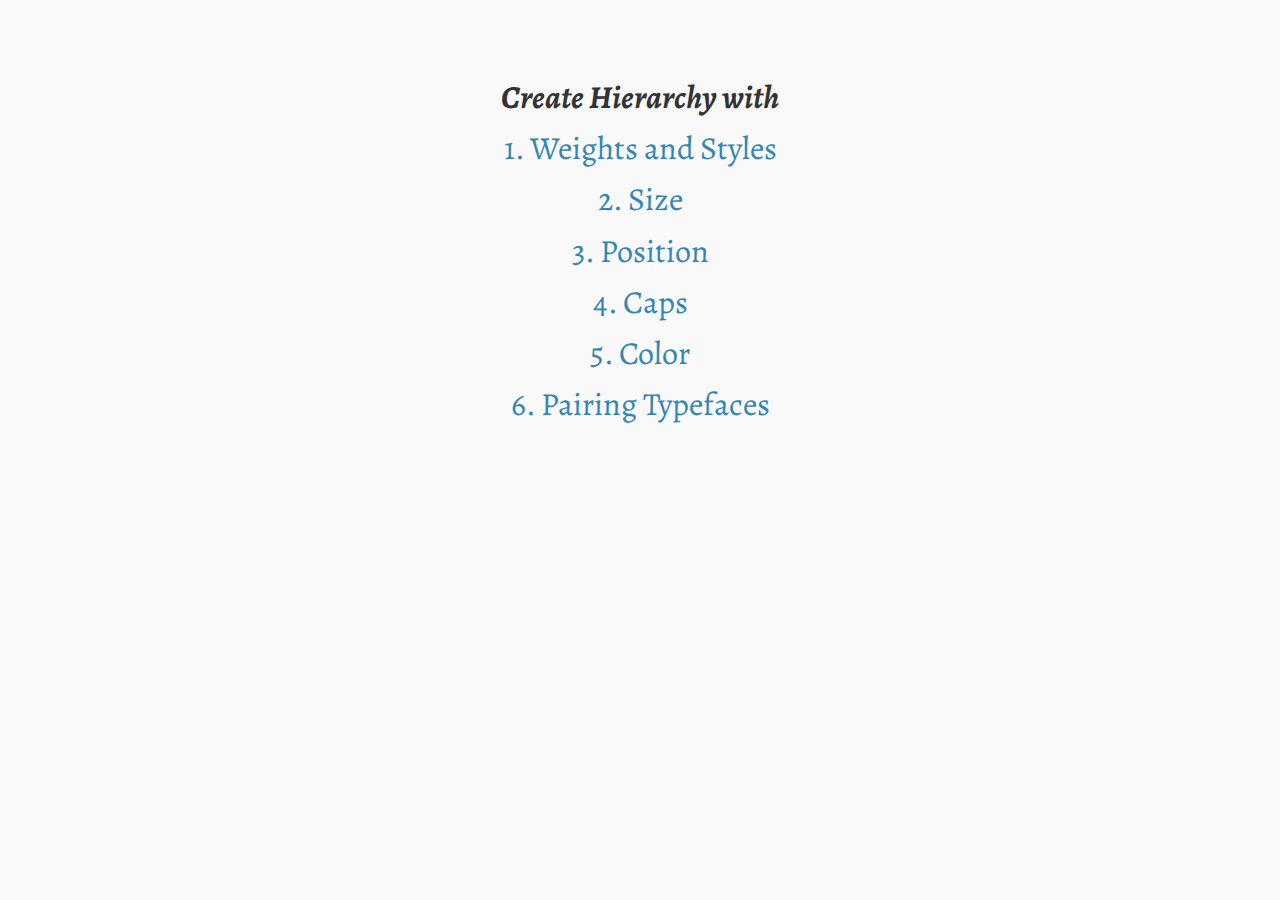
<file: index.html>
<!DOCTYPE html>
<html>
<head>
	<meta http-equiv="Content-Type" content="text/html;charset=UTF-8">
	<meta name="viewport" content="width=device-width, minimum-scale=1.0">
	<title>Font-Face Test</title>
  	<link href='http://fonts.googleapis.com/css?family=Alegreya:400italic,700italic,400,700|Alegreya+SC|Pathway+Gothic+One' rel='stylesheet' type='text/css'>
	<link rel="stylesheet" href="style.css">
</head>
<body>
  <p class="bold italic">Create Hierarchy with</p>
	<p><a href="1-Weight-Style/index.html">1. Weights and Styles</a></p>
	<p><a href="2-Size/index.html">2. Size</a></p>
  <p><a href="3-Position/index.html">3. Position</a></p>
  <p><a href="4-Caps/index.html">4. Caps</a></p>
  <p><a href="5-Color/index.html">5. Color</a></p>
  <p><a href="6-Pairing-Type/index.html">6. Pairing Typefaces</a></p>
</body>
</html>
</file>
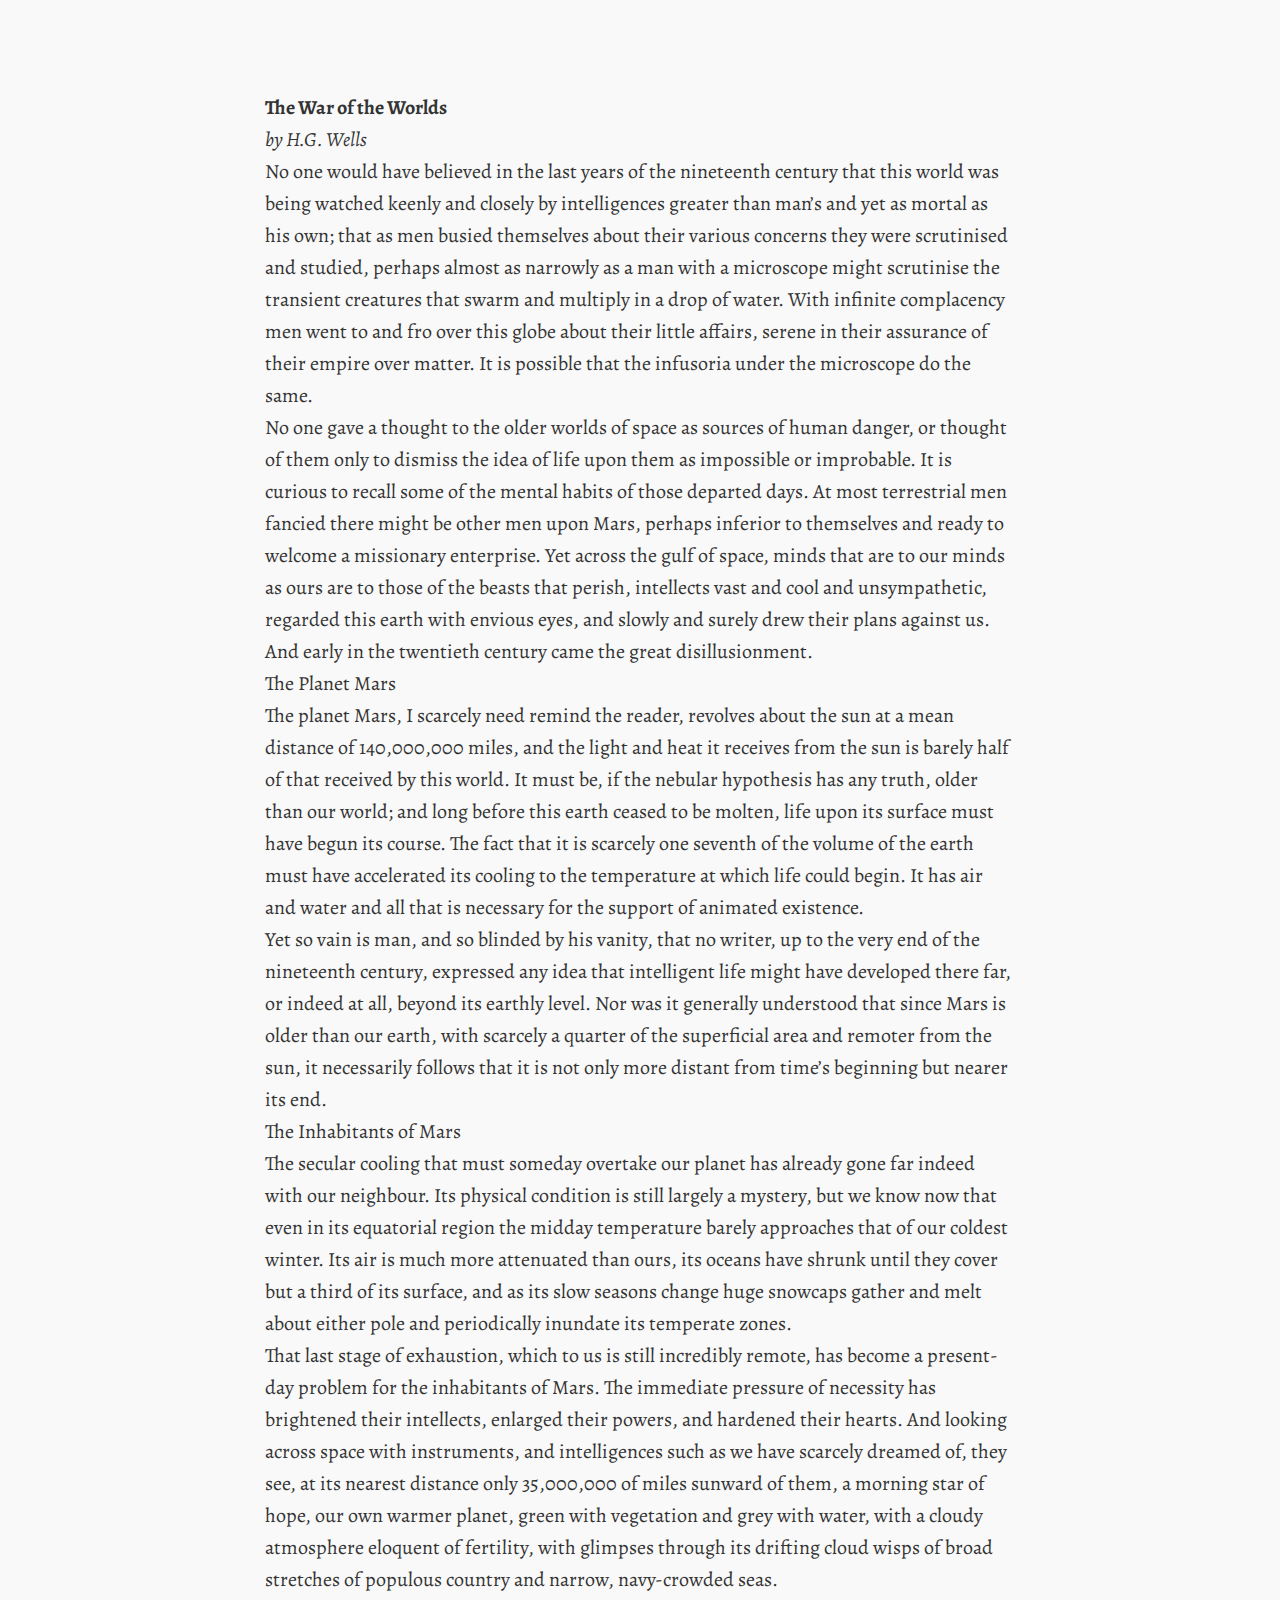
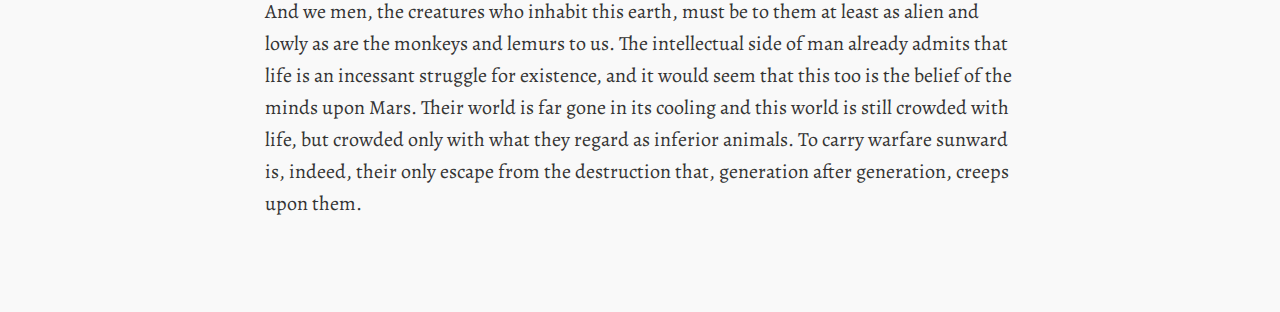
<file: 1-Weight-Style/index.html>
<!DOCTYPE html>
<html>
<head>
	<meta http-equiv="Content-Type" content="text/html;charset=UTF-8">
	<meta name="viewport" content="width=device-width, minimum-scale=1.0">
	<title>Typographic Hierarchy - Weight and Style</title>
	<link rel="stylesheet" href="style.css">
	<link href='http://fonts.googleapis.com/css?family=Alegreya:400italic,700italic,400,700' rel='stylesheet' type='text/css'>
</head>
<body>
<div class="container">
	<p class="bold">The War of the Worlds</p>
	<p class="italic">by H.G. Wells</p>
	<p>No one would have believed in the last years of the nineteenth century that this world was being watched keenly and closely by intelligences greater than man’s and yet as mortal as his own; that as men busied themselves about their various concerns they were scrutinised and studied, perhaps almost as narrowly as a man with a microscope might scrutinise the transient creatures that swarm and multiply in a drop of water. With infinite complacency men went to and fro over this globe about their little affairs, serene in their assurance of their empire over matter. It is possible that the infusoria under the microscope do the same.</p>
	<p>No one gave a thought to the older worlds of space as sources of human danger, or thought of them only to dismiss the idea of life upon them as impossible or improbable. It is curious to recall some of the mental habits of those departed days. At most terrestrial men fancied there might be other men upon Mars, perhaps inferior to themselves and ready to welcome a missionary enterprise. Yet across the gulf of space, minds that are to our minds as ours are to those of the beasts that perish, intellects vast and cool and unsympathetic, regarded this earth with envious eyes, and slowly and surely drew their plans against us. And early in the twentieth century came the great disillusionment.</p>
	<p>The Planet Mars</p>
	<p>The planet Mars, I scarcely need remind the reader, revolves about the sun at a mean distance of 140,000,000 miles, and the light and heat it receives from the sun is barely half of that received by this world. It must be, if the nebular hypothesis has any truth, older than our world; and long before this earth ceased to be molten, life upon its surface must have begun its course. The fact that it is scarcely one seventh of the volume of the earth must have accelerated its cooling to the temperature at which life could begin. It has air and water and all that is necessary for the support of animated existence.</p>
	<p>Yet so vain is man, and so blinded by his vanity, that no writer, up to the very end of the nineteenth century, expressed any idea that intelligent life might have developed there far, or indeed at all, beyond its earthly level. Nor was it generally understood that since Mars is older than our earth, with scarcely a quarter of the superficial area and remoter from the sun, it necessarily follows that it is not only more distant from time’s beginning but nearer its end.</p>
	<p>The Inhabitants of Mars</p>
	<p>The secular cooling that must someday overtake our planet has already gone far indeed with our neighbour. Its physical condition is still largely a mystery, but we know now that even in its equatorial region the midday temperature barely approaches that of our coldest winter. Its air is much more attenuated than ours, its oceans have shrunk until they cover but a third of its surface, and as its slow seasons change huge snowcaps gather and melt about either pole and periodically inundate its temperate zones.</p>
	<p>That last stage of exhaustion, which to us is still incredibly remote, has become a present-day problem for the inhabitants of Mars. The immediate pressure of necessity has brightened their intellects, enlarged their powers, and hardened their hearts. And looking across space with instruments, and intelligences such as we have scarcely dreamed of, they see, at its nearest distance only 35,000,000 of miles sunward of them, a morning star of hope, our own warmer planet, green with vegetation and grey with water, with a cloudy atmosphere eloquent of fertility, with glimpses through its drifting cloud wisps of broad stretches of populous country and narrow, navy-crowded seas.</p>
	<p>And we men, the creatures who inhabit this earth, must be to them at least as alien and lowly as are the monkeys and lemurs to us. The intellectual side of man already admits that life is an incessant struggle for existence, and it would seem that this too is the belief of the minds upon Mars. Their world is far gone in its cooling and this world is still crowded with life, but crowded only with what they regard as inferior animals. To carry warfare sunward is, indeed, their only escape from the destruction that, generation after generation, creeps upon them.</p>
</div>
</body>
</html>
</file>
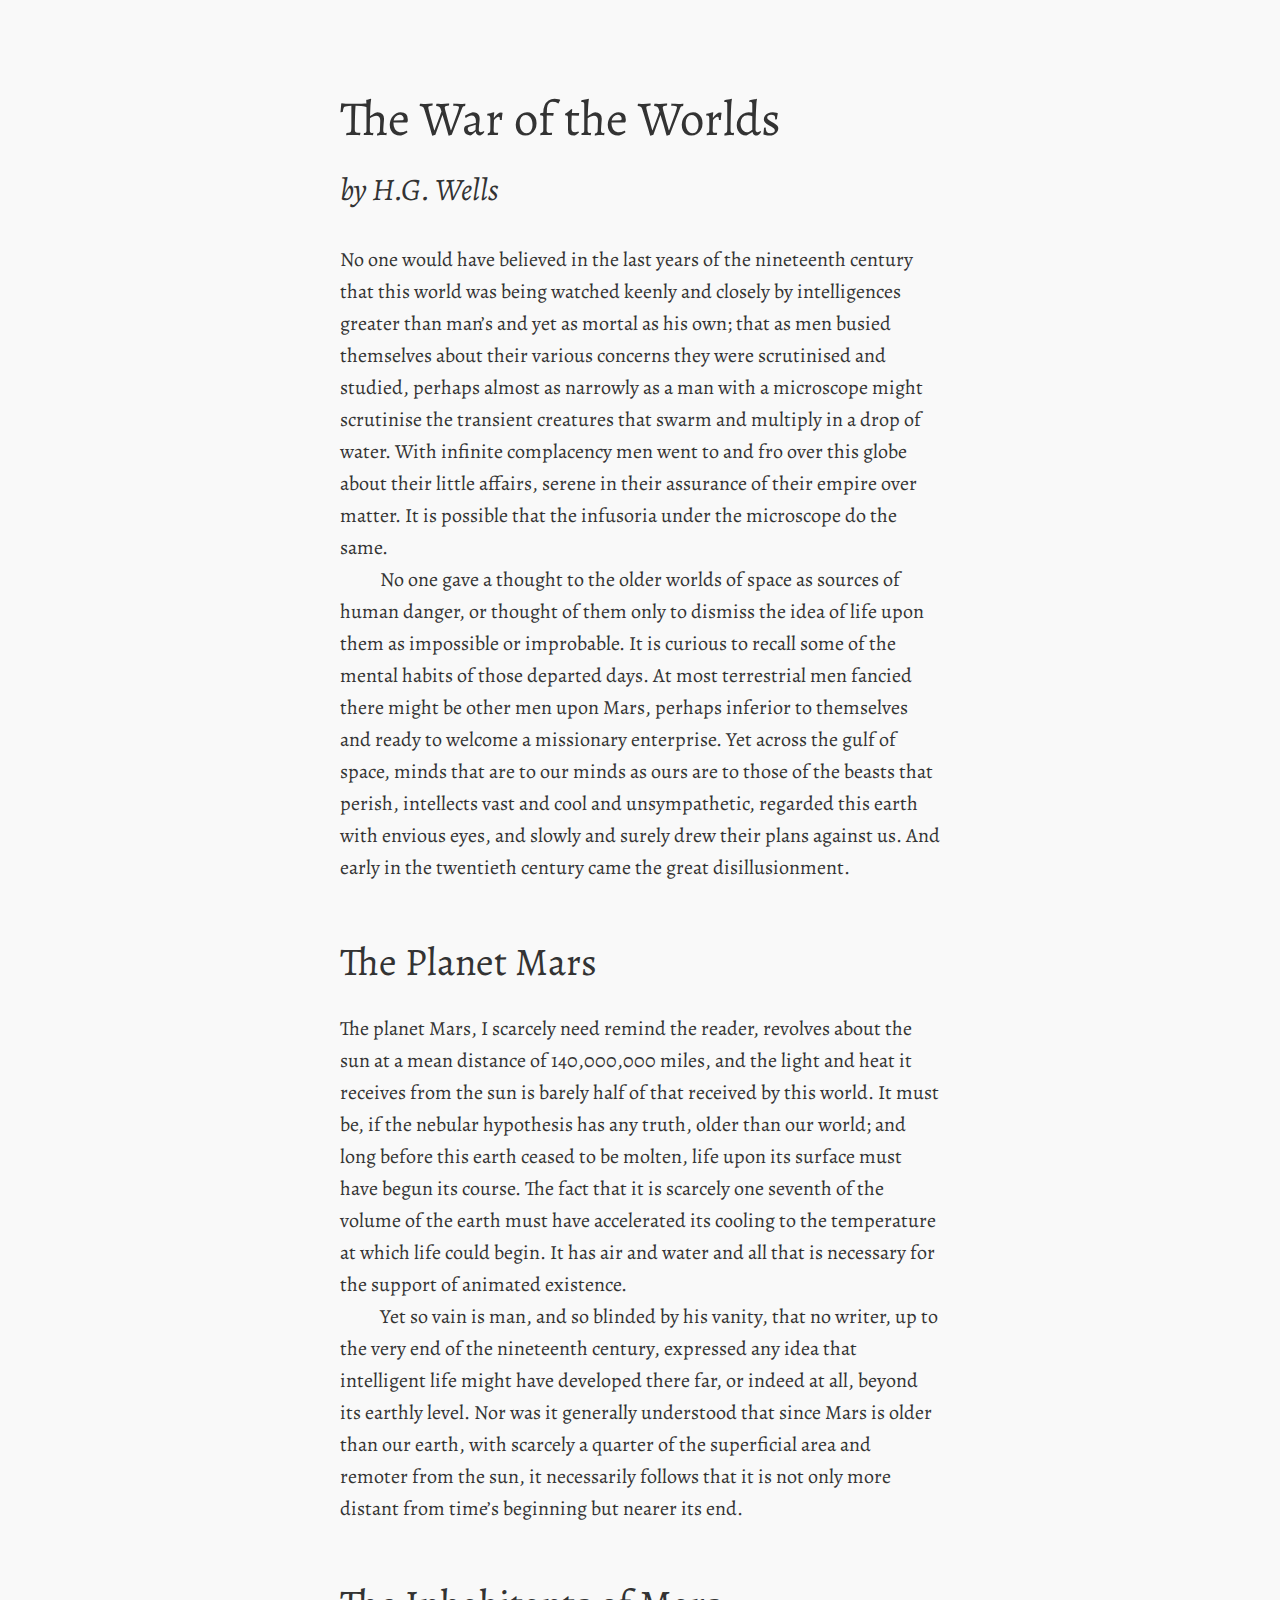
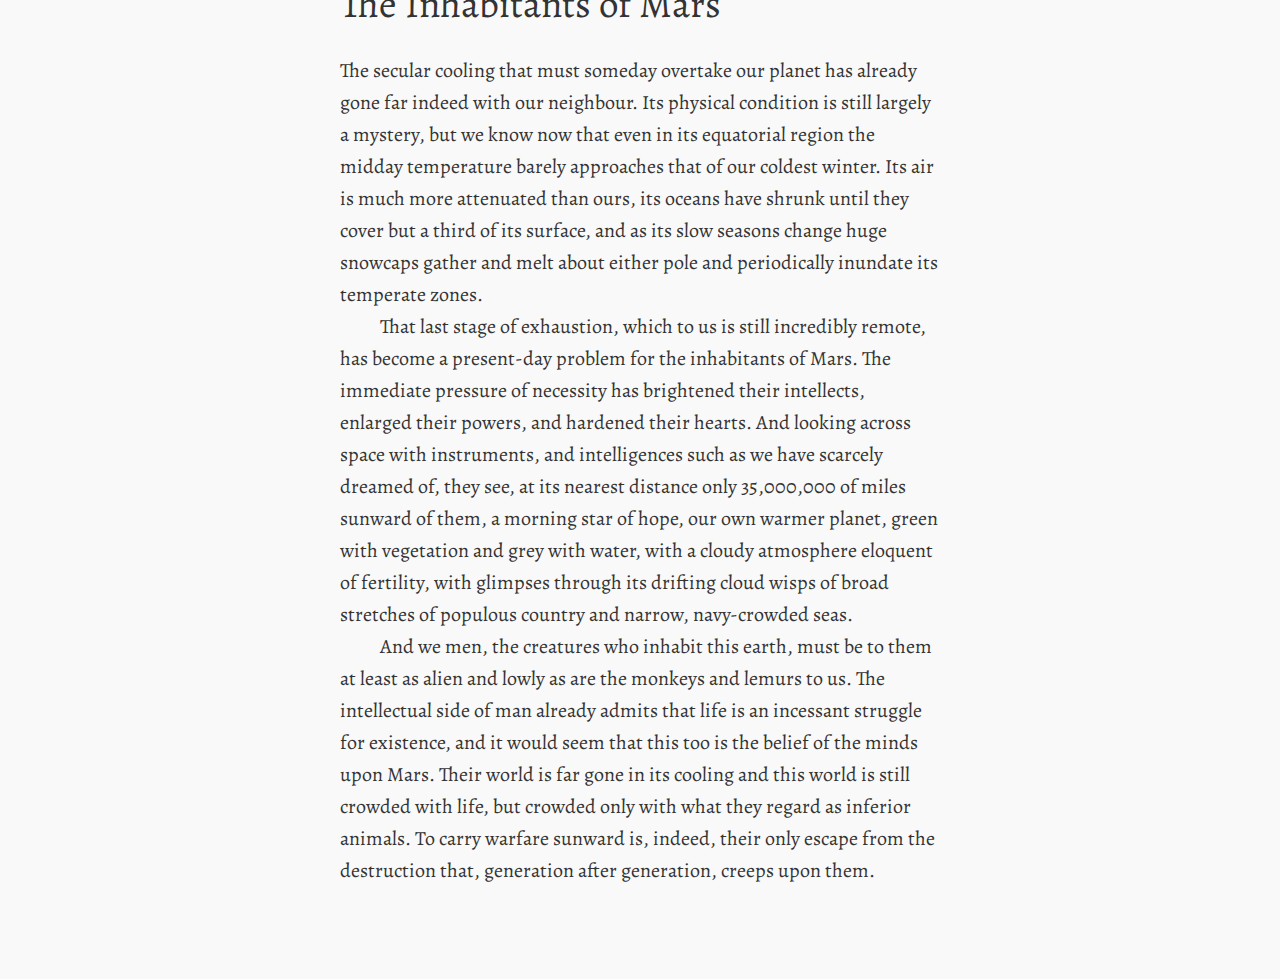
<file: 2-Size/index.html>
<!DOCTYPE html>
<html>
<head>
	<meta http-equiv="Content-Type" content="text/html;charset=UTF-8">
	<meta name="viewport" content="width=device-width, minimum-scale=1.0">
	<title>Typographic Hierarchy - Size</title>
	<link rel="stylesheet" href="style.css">
	<link href='http://fonts.googleapis.com/css?family=Alegreya:400italic,700italic,400,700' rel='stylesheet' type='text/css'>
</head>
<body>
<div class="container">
	<h1>The War of the Worlds</h1>
	<h3>by H.G. Wells</h3>
	<p>No one would have believed in the last years of the nineteenth century that this world was being watched keenly and closely by intelligences greater than man’s and yet as mortal as his own; that as men busied themselves about their various concerns they were scrutinised and studied, perhaps almost as narrowly as a man with a microscope might scrutinise the transient creatures that swarm and multiply in a drop of water. With infinite complacency men went to and fro over this globe about their little affairs, serene in their assurance of their empire over matter. It is possible that the infusoria under the microscope do the same.</p>
	<p>No one gave a thought to the older worlds of space as sources of human danger, or thought of them only to dismiss the idea of life upon them as impossible or improbable. It is curious to recall some of the mental habits of those departed days. At most terrestrial men fancied there might be other men upon Mars, perhaps inferior to themselves and ready to welcome a missionary enterprise. Yet across the gulf of space, minds that are to our minds as ours are to those of the beasts that perish, intellects vast and cool and unsympathetic, regarded this earth with envious eyes, and slowly and surely drew their plans against us. And early in the twentieth century came the great disillusionment.</p>
	<h2>The Planet Mars</h2>
	<p>The planet Mars, I scarcely need remind the reader, revolves about the sun at a mean distance of 140,000,000 miles, and the light and heat it receives from the sun is barely half of that received by this world. It must be, if the nebular hypothesis has any truth, older than our world; and long before this earth ceased to be molten, life upon its surface must have begun its course. The fact that it is scarcely one seventh of the volume of the earth must have accelerated its cooling to the temperature at which life could begin. It has air and water and all that is necessary for the support of animated existence.</p>
	<p>Yet so vain is man, and so blinded by his vanity, that no writer, up to the very end of the nineteenth century, expressed any idea that intelligent life might have developed there far, or indeed at all, beyond its earthly level. Nor was it generally understood that since Mars is older than our earth, with scarcely a quarter of the superficial area and remoter from the sun, it necessarily follows that it is not only more distant from time’s beginning but nearer its end.</p>
	<h2>The Inhabitants of Mars</h2>
	<p>The secular cooling that must someday overtake our planet has already gone far indeed with our neighbour. Its physical condition is still largely a mystery, but we know now that even in its equatorial region the midday temperature barely approaches that of our coldest winter. Its air is much more attenuated than ours, its oceans have shrunk until they cover but a third of its surface, and as its slow seasons change huge snowcaps gather and melt about either pole and periodically inundate its temperate zones.</p>
	<p>That last stage of exhaustion, which to us is still incredibly remote, has become a present-day problem for the inhabitants of Mars. The immediate pressure of necessity has brightened their intellects, enlarged their powers, and hardened their hearts. And looking across space with instruments, and intelligences such as we have scarcely dreamed of, they see, at its nearest distance only 35,000,000 of miles sunward of them, a morning star of hope, our own warmer planet, green with vegetation and grey with water, with a cloudy atmosphere eloquent of fertility, with glimpses through its drifting cloud wisps of broad stretches of populous country and narrow, navy-crowded seas.</p>
	<p>And we men, the creatures who inhabit this earth, must be to them at least as alien and lowly as are the monkeys and lemurs to us. The intellectual side of man already admits that life is an incessant struggle for existence, and it would seem that this too is the belief of the minds upon Mars. Their world is far gone in its cooling and this world is still crowded with life, but crowded only with what they regard as inferior animals. To carry warfare sunward is, indeed, their only escape from the destruction that, generation after generation, creeps upon them.</p>
</div>
</body>
</html>
</file>
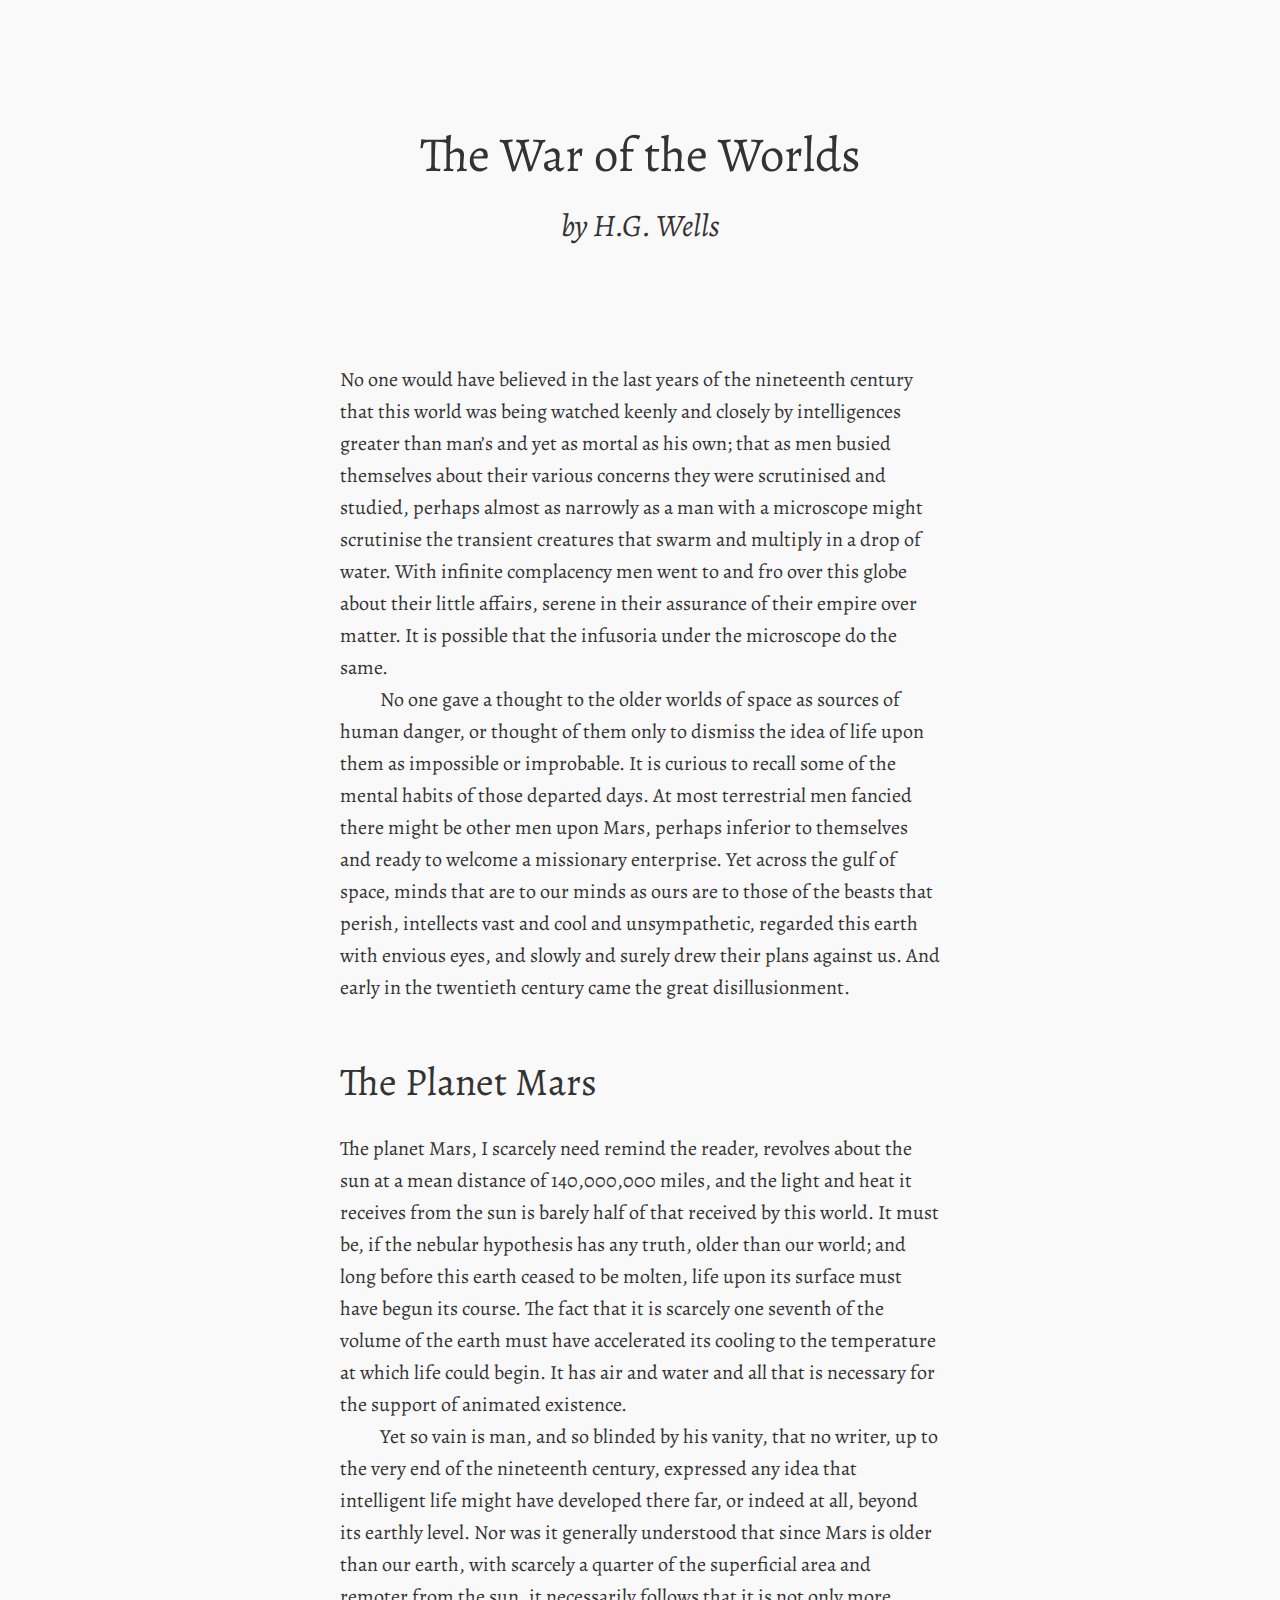
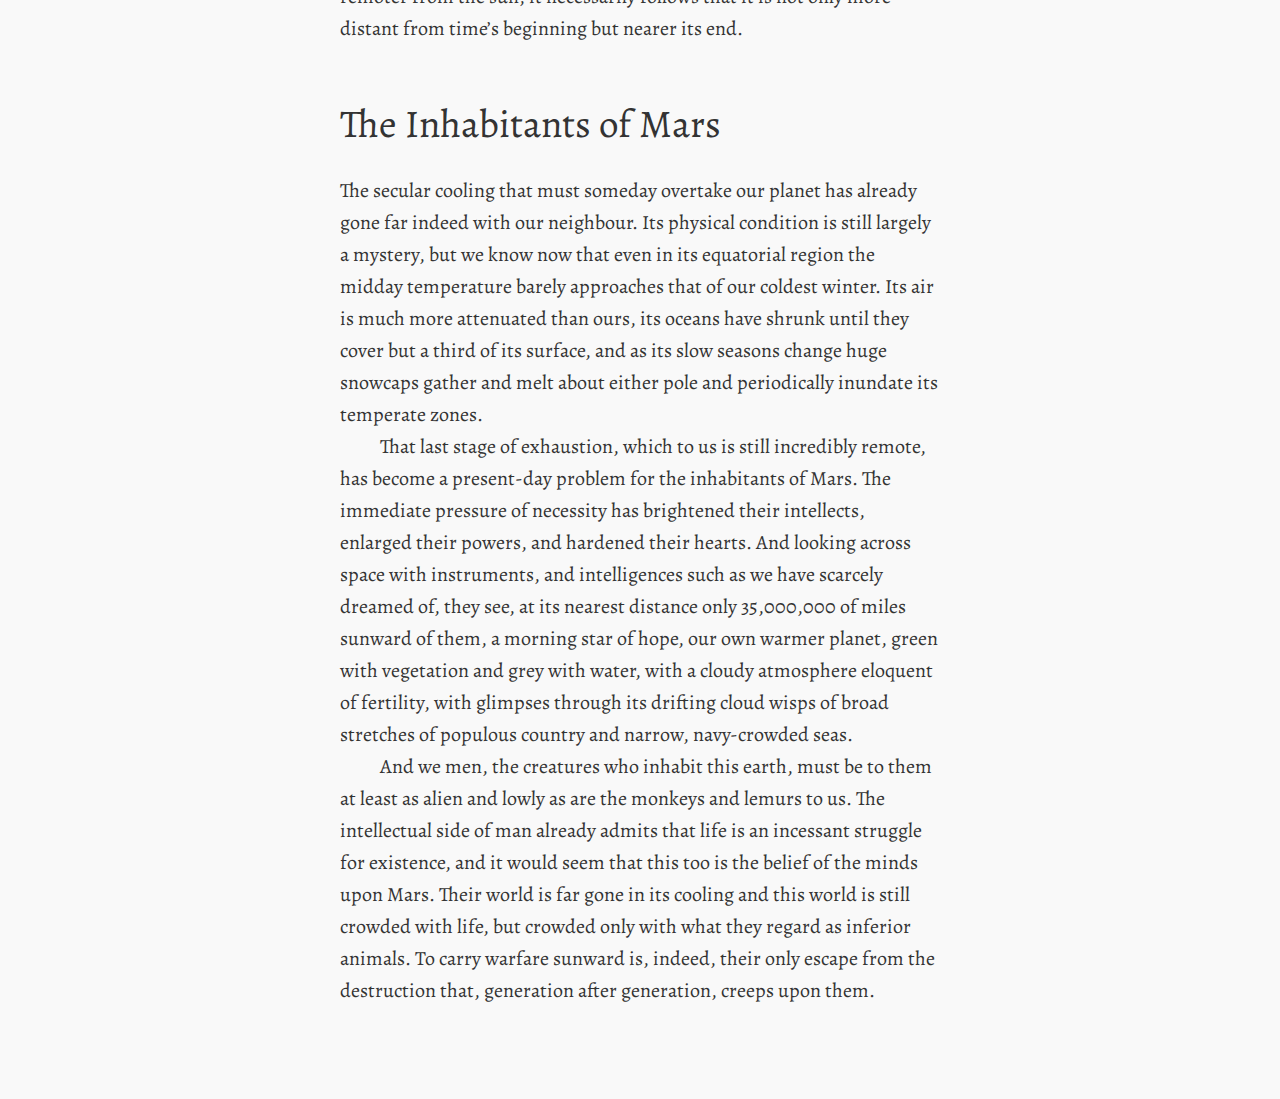
<file: 3-Position/index.html>
<!DOCTYPE html>
<html>
<head>
	<meta http-equiv="Content-Type" content="text/html;charset=UTF-8">
	<meta name="viewport" content="width=device-width, minimum-scale=1.0">
	<title>Typographic Hierarchy - Position</title>
	<link rel="stylesheet" href="style.css">
	<link href='http://fonts.googleapis.com/css?family=Alegreya:400italic,700italic,400,700' rel='stylesheet' type='text/css'>
</head>
<body>
<div class="title">
	<h1>The War of the Worlds</h1>
	<h3>by H.G. Wells</h3>
</div>
<div class="container">
	<p>No one would have believed in the last years of the nineteenth century that this world was being watched keenly and closely by intelligences greater than man’s and yet as mortal as his own; that as men busied themselves about their various concerns they were scrutinised and studied, perhaps almost as narrowly as a man with a microscope might scrutinise the transient creatures that swarm and multiply in a drop of water. With infinite complacency men went to and fro over this globe about their little affairs, serene in their assurance of their empire over matter. It is possible that the infusoria under the microscope do the same.</p>
	<p>No one gave a thought to the older worlds of space as sources of human danger, or thought of them only to dismiss the idea of life upon them as impossible or improbable. It is curious to recall some of the mental habits of those departed days. At most terrestrial men fancied there might be other men upon Mars, perhaps inferior to themselves and ready to welcome a missionary enterprise. Yet across the gulf of space, minds that are to our minds as ours are to those of the beasts that perish, intellects vast and cool and unsympathetic, regarded this earth with envious eyes, and slowly and surely drew their plans against us. And early in the twentieth century came the great disillusionment.</p>
	<h2>The Planet Mars</h2>
	<p>The planet Mars, I scarcely need remind the reader, revolves about the sun at a mean distance of 140,000,000 miles, and the light and heat it receives from the sun is barely half of that received by this world. It must be, if the nebular hypothesis has any truth, older than our world; and long before this earth ceased to be molten, life upon its surface must have begun its course. The fact that it is scarcely one seventh of the volume of the earth must have accelerated its cooling to the temperature at which life could begin. It has air and water and all that is necessary for the support of animated existence.</p>
	<p>Yet so vain is man, and so blinded by his vanity, that no writer, up to the very end of the nineteenth century, expressed any idea that intelligent life might have developed there far, or indeed at all, beyond its earthly level. Nor was it generally understood that since Mars is older than our earth, with scarcely a quarter of the superficial area and remoter from the sun, it necessarily follows that it is not only more distant from time’s beginning but nearer its end.</p>
	<h2>The Inhabitants of Mars</h2>
	<p>The secular cooling that must someday overtake our planet has already gone far indeed with our neighbour. Its physical condition is still largely a mystery, but we know now that even in its equatorial region the midday temperature barely approaches that of our coldest winter. Its air is much more attenuated than ours, its oceans have shrunk until they cover but a third of its surface, and as its slow seasons change huge snowcaps gather and melt about either pole and periodically inundate its temperate zones.</p>
	<p>That last stage of exhaustion, which to us is still incredibly remote, has become a present-day problem for the inhabitants of Mars. The immediate pressure of necessity has brightened their intellects, enlarged their powers, and hardened their hearts. And looking across space with instruments, and intelligences such as we have scarcely dreamed of, they see, at its nearest distance only 35,000,000 of miles sunward of them, a morning star of hope, our own warmer planet, green with vegetation and grey with water, with a cloudy atmosphere eloquent of fertility, with glimpses through its drifting cloud wisps of broad stretches of populous country and narrow, navy-crowded seas.</p>
	<p>And we men, the creatures who inhabit this earth, must be to them at least as alien and lowly as are the monkeys and lemurs to us. The intellectual side of man already admits that life is an incessant struggle for existence, and it would seem that this too is the belief of the minds upon Mars. Their world is far gone in its cooling and this world is still crowded with life, but crowded only with what they regard as inferior animals. To carry warfare sunward is, indeed, their only escape from the destruction that, generation after generation, creeps upon them.</p>
</div>
</body>
</html>
</file>
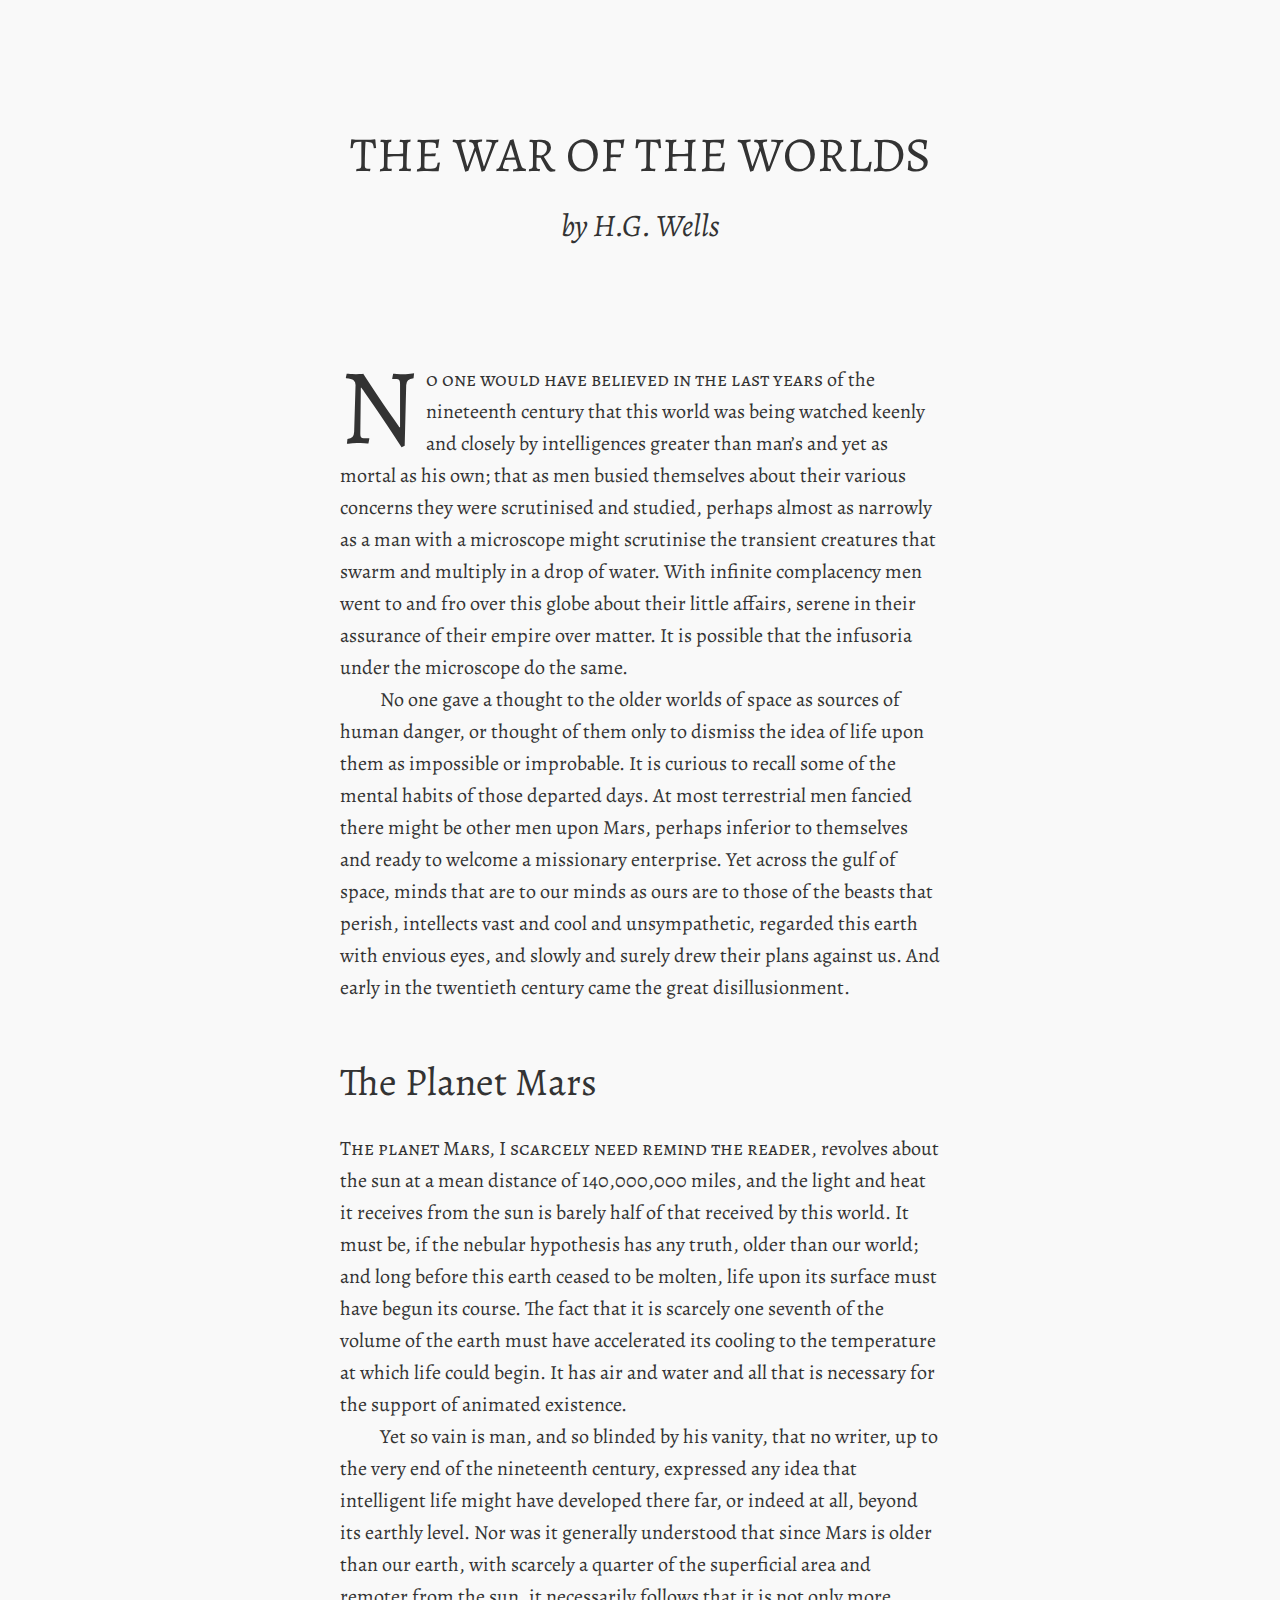
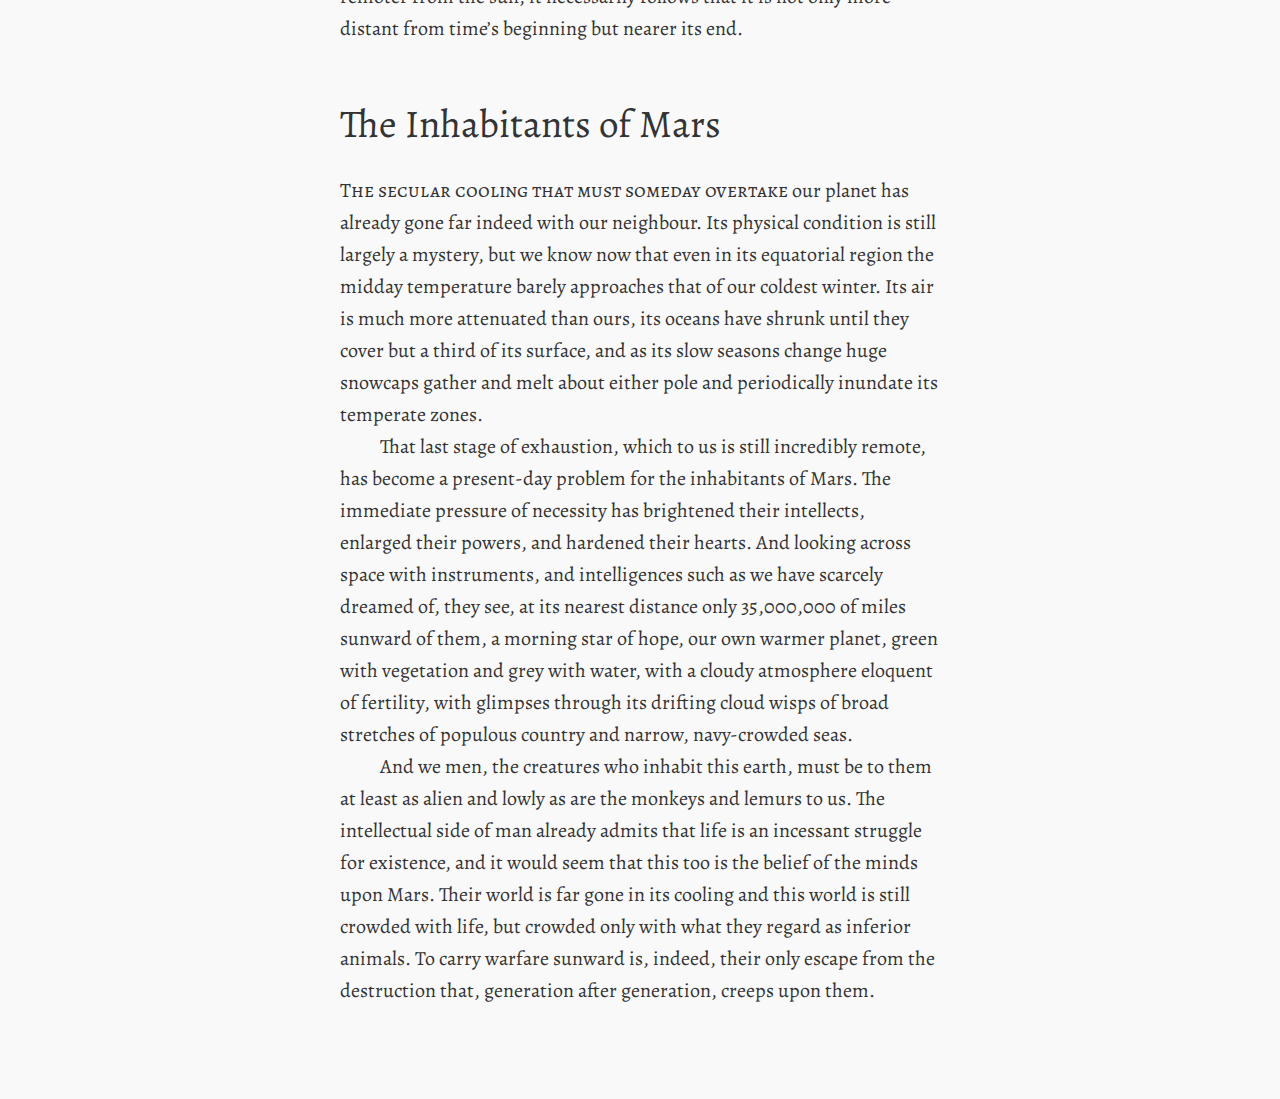
<file: 4-Caps/index.html>
<!DOCTYPE html>
<html>
<head>
	<meta http-equiv="Content-Type" content="text/html;charset=UTF-8">
	<meta name="viewport" content="width=device-width, minimum-scale=1.0">
	<title>Typographic Hierarchy - Caps</title>
  	<link href='http://fonts.googleapis.com/css?family=Alegreya:400italic,700italic,400,700' rel='stylesheet' type='text/css'>
	<link href="https://fonts.googleapis.com/css?family=Alegreya+SC" rel="stylesheet">
	<link rel="stylesheet" href="style.css">
</head>
<body>
<div class="title">
	<h1>The War of the Worlds</h1>
	<h3>by H.G. Wells</h3>
</div>
<div class="container">
	<p><span class="dropcap">N</span><span class="smallcaps">o one would have believed in the last years</span> of the nineteenth century that this world was being watched keenly and closely by intelligences greater than man’s and yet as mortal as his own; that as men busied themselves about their various concerns they were scrutinised and studied, perhaps almost as narrowly as a man with a microscope might scrutinise the transient creatures that swarm and multiply in a drop of water. With infinite complacency men went to and fro over this globe about their little affairs, serene in their assurance of their empire over matter. It is possible that the infusoria under the microscope do the same.</p>
	<p>No one gave a thought to the older worlds of space as sources of human danger, or thought of them only to dismiss the idea of life upon them as impossible or improbable. It is curious to recall some of the mental habits of those departed days. At most terrestrial men fancied there might be other men upon Mars, perhaps inferior to themselves and ready to welcome a missionary enterprise. Yet across the gulf of space, minds that are to our minds as ours are to those of the beasts that perish, intellects vast and cool and unsympathetic, regarded this earth with envious eyes, and slowly and surely drew their plans against us. And early in the twentieth century came the great disillusionment.</p>
	<h2>The Planet Mars</h2>
	<p><span class="smallcaps">The planet Mars, I scarcely need remind the reader,</span> revolves about the sun at a mean distance of 140,000,000 miles, and the light and heat it receives from the sun is barely half of that received by this world. It must be, if the nebular hypothesis has any truth, older than our world; and long before this earth ceased to be molten, life upon its surface must have begun its course. The fact that it is scarcely one seventh of the volume of the earth must have accelerated its cooling to the temperature at which life could begin. It has air and water and all that is necessary for the support of animated existence.</p>
	<p>Yet so vain is man, and so blinded by his vanity, that no writer, up to the very end of the nineteenth century, expressed any idea that intelligent life might have developed there far, or indeed at all, beyond its earthly level. Nor was it generally understood that since Mars is older than our earth, with scarcely a quarter of the superficial area and remoter from the sun, it necessarily follows that it is not only more distant from time’s beginning but nearer its end.</p>
	<h2>The Inhabitants of Mars</h2>
	<p><span class="smallcaps">The secular cooling that must someday overtake</span> our planet has already gone far indeed with our neighbour. Its physical condition is still largely a mystery, but we know now that even in its equatorial region the midday temperature barely approaches that of our coldest winter. Its air is much more attenuated than ours, its oceans have shrunk until they cover but a third of its surface, and as its slow seasons change huge snowcaps gather and melt about either pole and periodically inundate its temperate zones.</p>
	<p>That last stage of exhaustion, which to us is still incredibly remote, has become a present-day problem for the inhabitants of Mars. The immediate pressure of necessity has brightened their intellects, enlarged their powers, and hardened their hearts. And looking across space with instruments, and intelligences such as we have scarcely dreamed of, they see, at its nearest distance only 35,000,000 of miles sunward of them, a morning star of hope, our own warmer planet, green with vegetation and grey with water, with a cloudy atmosphere eloquent of fertility, with glimpses through its drifting cloud wisps of broad stretches of populous country and narrow, navy-crowded seas.</p>
	<p>And we men, the creatures who inhabit this earth, must be to them at least as alien and lowly as are the monkeys and lemurs to us. The intellectual side of man already admits that life is an incessant struggle for existence, and it would seem that this too is the belief of the minds upon Mars. Their world is far gone in its cooling and this world is still crowded with life, but crowded only with what they regard as inferior animals. To carry warfare sunward is, indeed, their only escape from the destruction that, generation after generation, creeps upon them.</p>
</div>
</body>
</html>
</file>
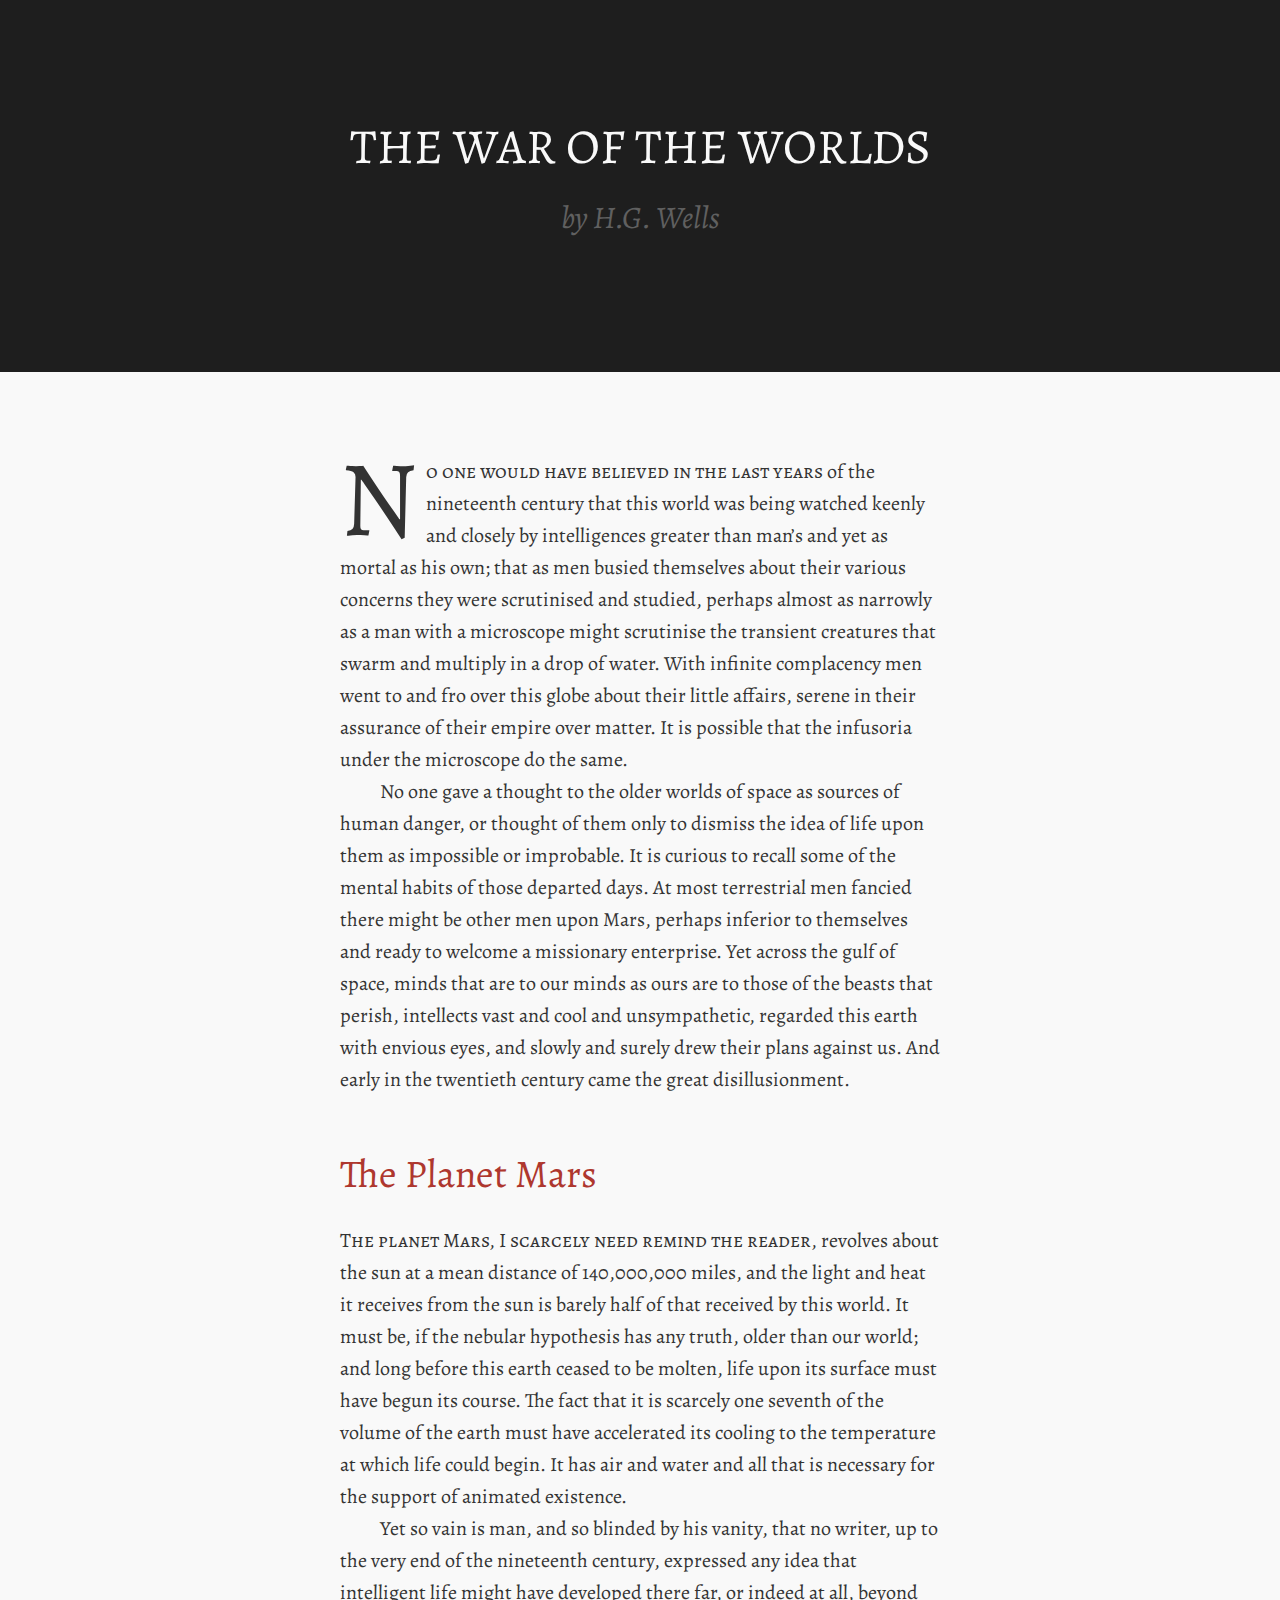
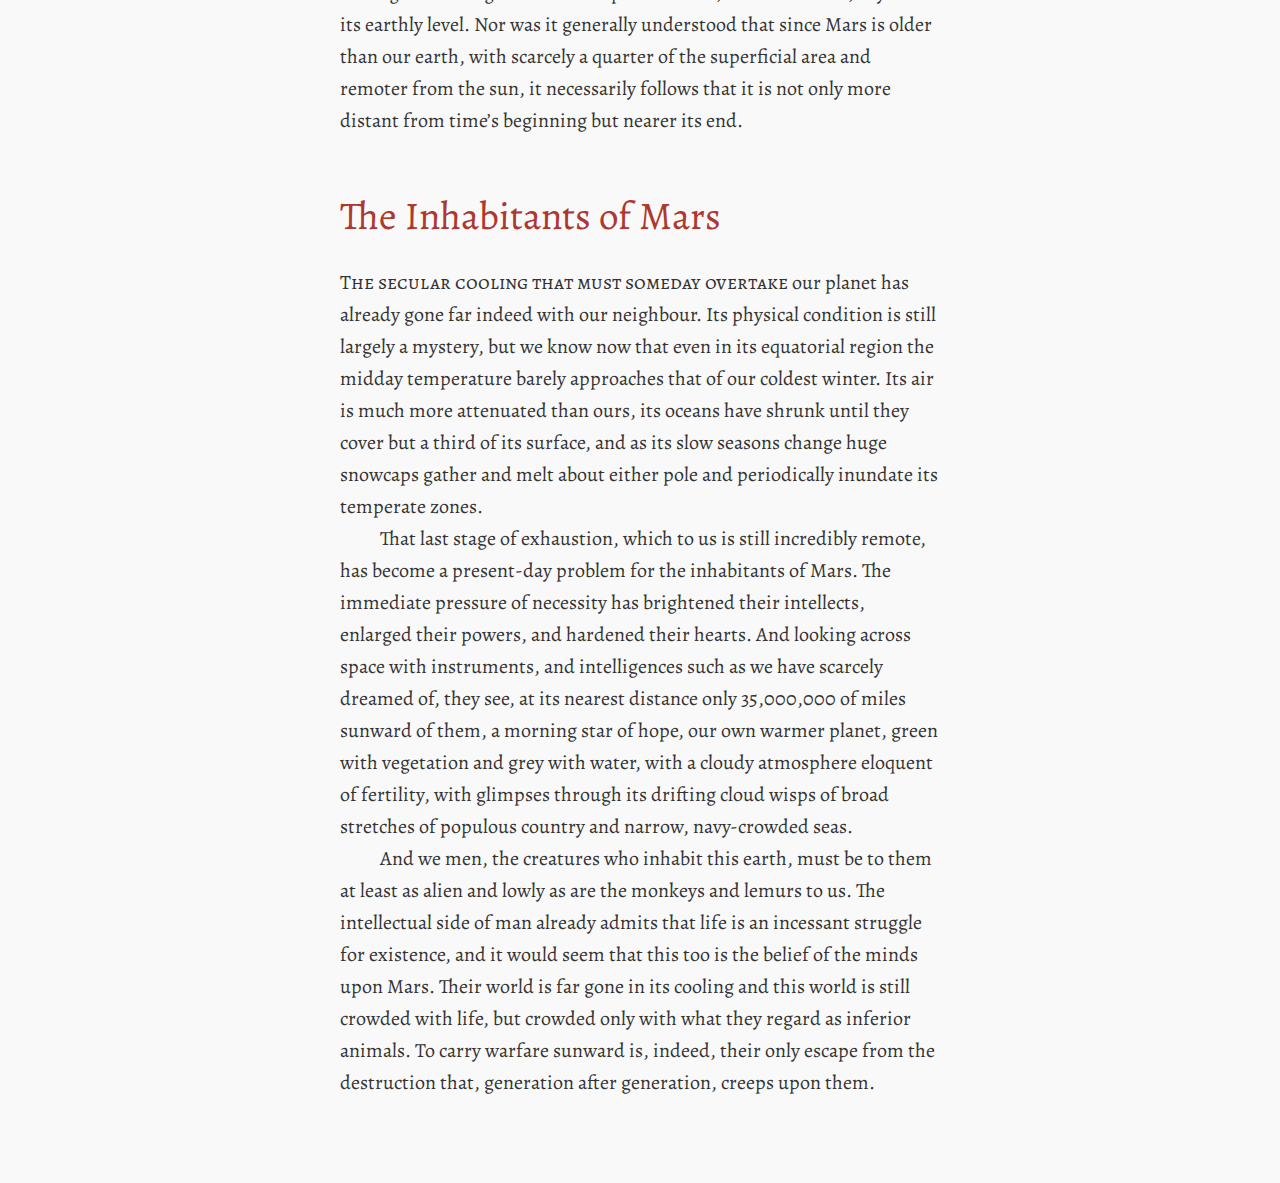
<file: 5-Color/index.html>
<!DOCTYPE html>
<html>
<head>
	<meta http-equiv="Content-Type" content="text/html;charset=UTF-8">
	<meta name="viewport" content="width=device-width, minimum-scale=1.0">
	<title>Typographic Hierarchy - Color</title>
  	<link href='http://fonts.googleapis.com/css?family=Alegreya:400italic,700italic,400,700' rel='stylesheet' type='text/css'>
	<link href='http://fonts.googleapis.com/css?family=Alegreya+SC' rel='stylesheet' type='text/css'>
	<link rel="stylesheet" href="style.css">
</head>
<body>
<div class="title">
	<h1>The War of the Worlds</h1>
	<h3>by H.G. Wells</h3>
</div>
<div class="container">
	<p><span class="dropcap">N</span><span class="smallcaps">o one would have believed in the last years</span> of the nineteenth century that this world was being watched keenly and closely by intelligences greater than man’s and yet as mortal as his own; that as men busied themselves about their various concerns they were scrutinised and studied, perhaps almost as narrowly as a man with a microscope might scrutinise the transient creatures that swarm and multiply in a drop of water. With infinite complacency men went to and fro over this globe about their little affairs, serene in their assurance of their empire over matter. It is possible that the infusoria under the microscope do the same.</p>
	<p>No one gave a thought to the older worlds of space as sources of human danger, or thought of them only to dismiss the idea of life upon them as impossible or improbable. It is curious to recall some of the mental habits of those departed days. At most terrestrial men fancied there might be other men upon Mars, perhaps inferior to themselves and ready to welcome a missionary enterprise. Yet across the gulf of space, minds that are to our minds as ours are to those of the beasts that perish, intellects vast and cool and unsympathetic, regarded this earth with envious eyes, and slowly and surely drew their plans against us. And early in the twentieth century came the great disillusionment.</p>
	<h2>The Planet Mars</h2>
	<p><span class="smallcaps">The planet Mars, I scarcely need remind the reader,</span> revolves about the sun at a mean distance of 140,000,000 miles, and the light and heat it receives from the sun is barely half of that received by this world. It must be, if the nebular hypothesis has any truth, older than our world; and long before this earth ceased to be molten, life upon its surface must have begun its course. The fact that it is scarcely one seventh of the volume of the earth must have accelerated its cooling to the temperature at which life could begin. It has air and water and all that is necessary for the support of animated existence.</p>
	<p>Yet so vain is man, and so blinded by his vanity, that no writer, up to the very end of the nineteenth century, expressed any idea that intelligent life might have developed there far, or indeed at all, beyond its earthly level. Nor was it generally understood that since Mars is older than our earth, with scarcely a quarter of the superficial area and remoter from the sun, it necessarily follows that it is not only more distant from time’s beginning but nearer its end.</p>
	<h2>The Inhabitants of Mars</h2>
	<p><span class="smallcaps">The secular cooling that must someday overtake</span> our planet has already gone far indeed with our neighbour. Its physical condition is still largely a mystery, but we know now that even in its equatorial region the midday temperature barely approaches that of our coldest winter. Its air is much more attenuated than ours, its oceans have shrunk until they cover but a third of its surface, and as its slow seasons change huge snowcaps gather and melt about either pole and periodically inundate its temperate zones.</p>
	<p>That last stage of exhaustion, which to us is still incredibly remote, has become a present-day problem for the inhabitants of Mars. The immediate pressure of necessity has brightened their intellects, enlarged their powers, and hardened their hearts. And looking across space with instruments, and intelligences such as we have scarcely dreamed of, they see, at its nearest distance only 35,000,000 of miles sunward of them, a morning star of hope, our own warmer planet, green with vegetation and grey with water, with a cloudy atmosphere eloquent of fertility, with glimpses through its drifting cloud wisps of broad stretches of populous country and narrow, navy-crowded seas.</p>
	<p>And we men, the creatures who inhabit this earth, must be to them at least as alien and lowly as are the monkeys and lemurs to us. The intellectual side of man already admits that life is an incessant struggle for existence, and it would seem that this too is the belief of the minds upon Mars. Their world is far gone in its cooling and this world is still crowded with life, but crowded only with what they regard as inferior animals. To carry warfare sunward is, indeed, their only escape from the destruction that, generation after generation, creeps upon them.</p>
</div>
</body>
</html>
</file>
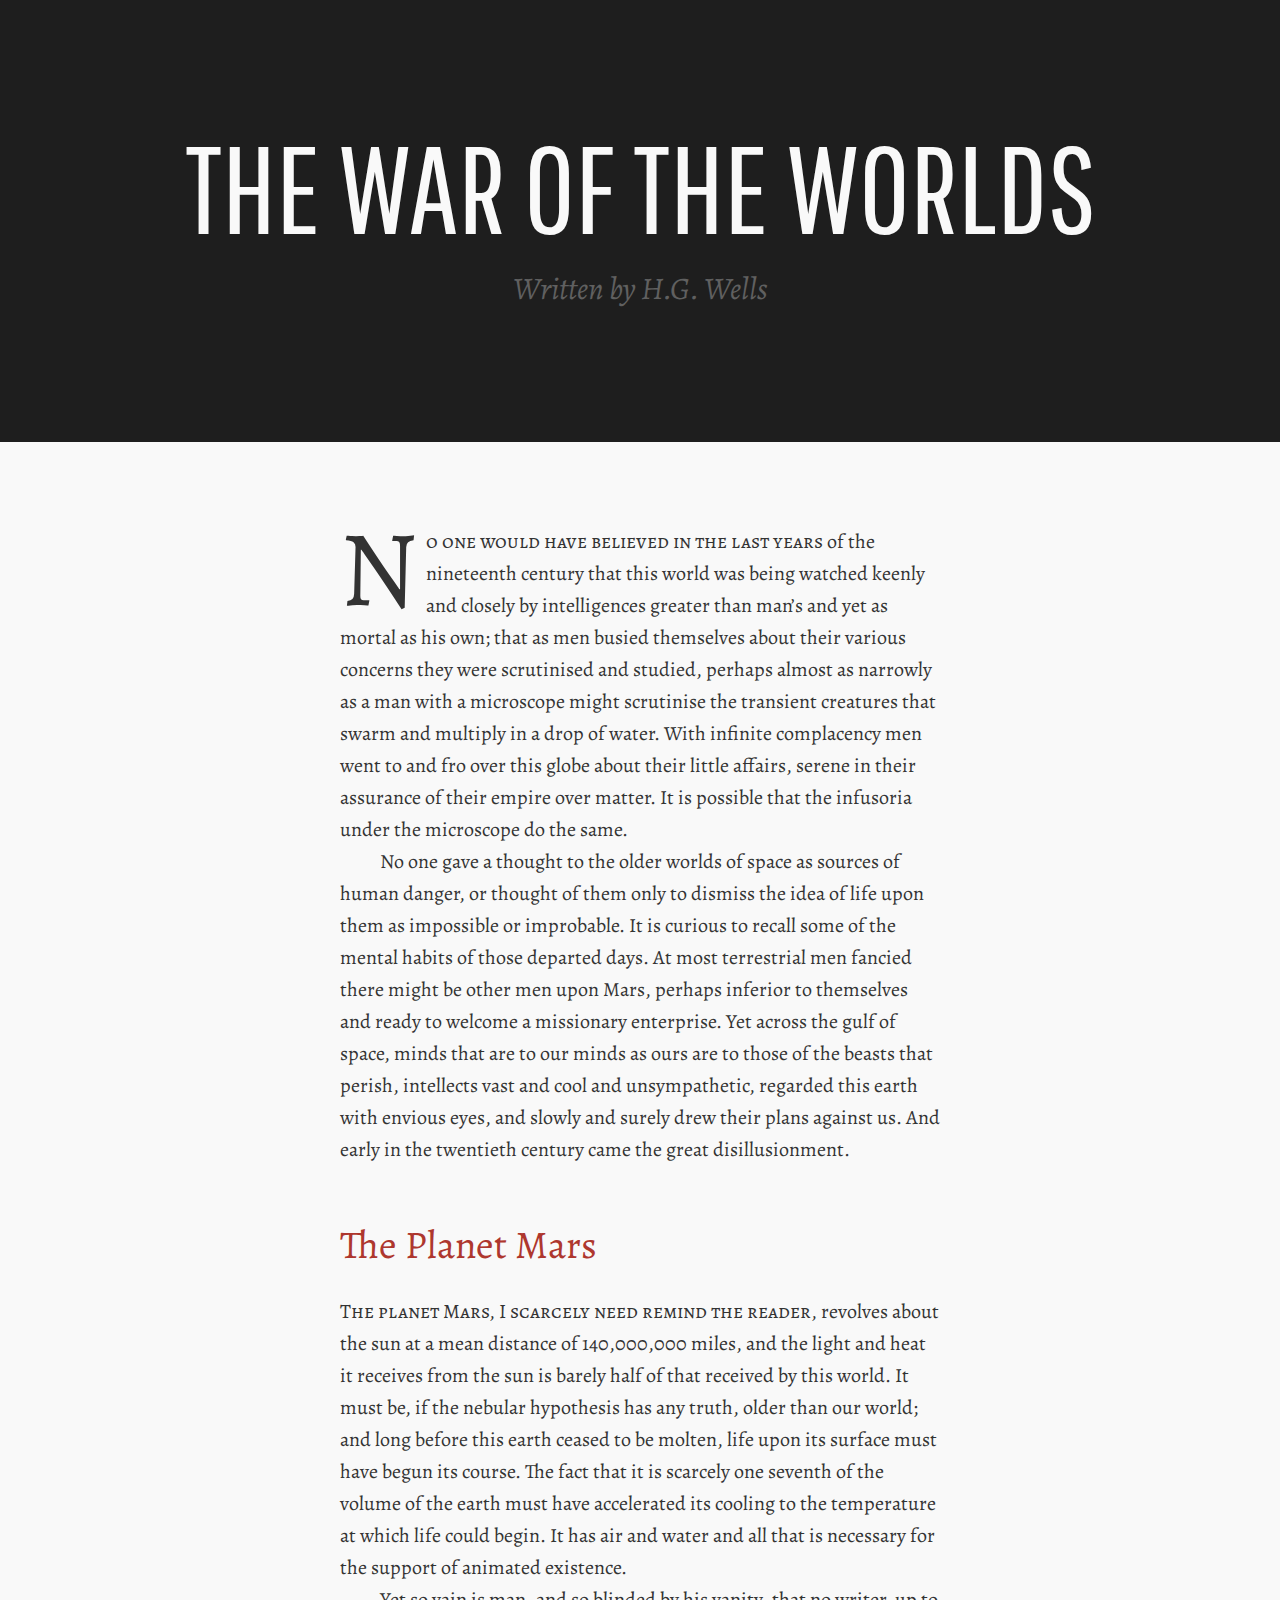
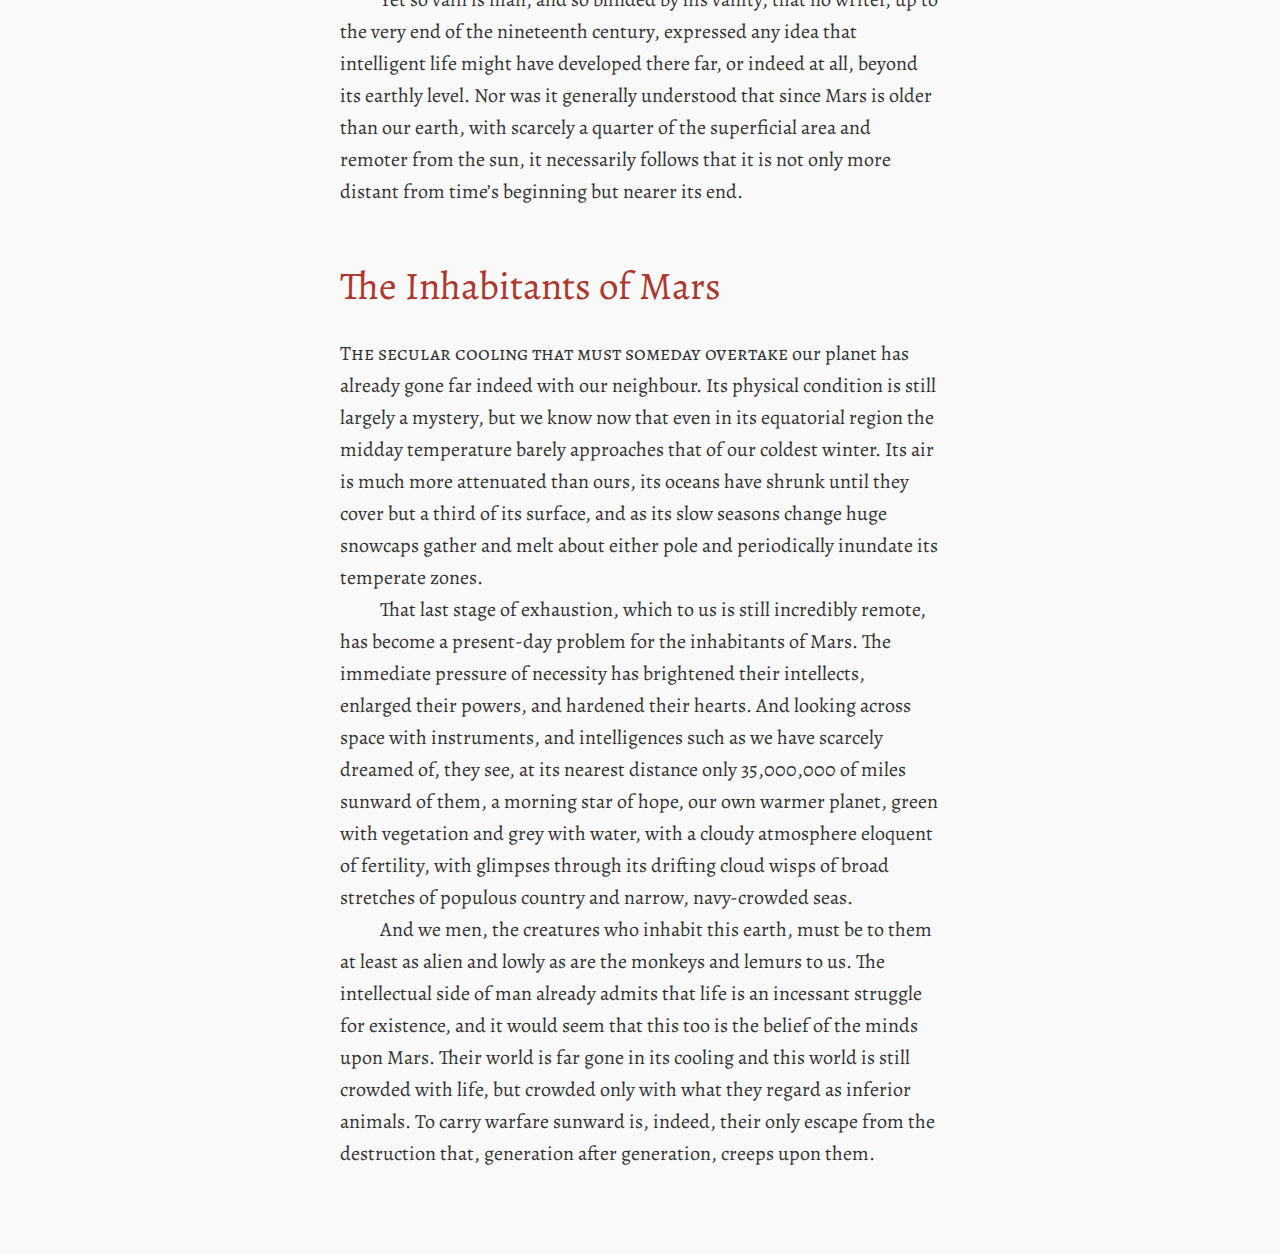
<file: 6-Pairing-Type/index.html>
<!DOCTYPE html>
<html>
<head>
	<meta http-equiv="Content-Type" content="text/html;charset=UTF-8">
	<meta name="viewport" content="width=device-width, minimum-scale=1.0">
	<title>Typographic Hierarchy - Pairing Typefaces</title>
  	<link href='http://fonts.googleapis.com/css?family=Alegreya:400italic,700italic,400,700|Alegreya+SC|Pathway+Gothic+One' rel='stylesheet' type='text/css'>
	<link rel="stylesheet" href="style.css">
</head>
<body>
<div class="title">
	<h1>The War of the Worlds</h1>
	<h3>Written by H.G. Wells</h3>
</div>
<div class="container">
	<p><span class="dropcap">N</span><span class="smallcaps">o one would have believed in the last years</span> of the nineteenth century that this world was being watched keenly and closely by intelligences greater than man’s and yet as mortal as his own; that as men busied themselves about their various concerns they were scrutinised and studied, perhaps almost as narrowly as a man with a microscope might scrutinise the transient creatures that swarm and multiply in a drop of water. With infinite complacency men went to and fro over this globe about their little affairs, serene in their assurance of their empire over matter. It is possible that the infusoria under the microscope do the same.</p>
	<p>No one gave a thought to the older worlds of space as sources of human danger, or thought of them only to dismiss the idea of life upon them as impossible or improbable. It is curious to recall some of the mental habits of those departed days. At most terrestrial men fancied there might be other men upon Mars, perhaps inferior to themselves and ready to welcome a missionary enterprise. Yet across the gulf of space, minds that are to our minds as ours are to those of the beasts that perish, intellects vast and cool and unsympathetic, regarded this earth with envious eyes, and slowly and surely drew their plans against us. And early in the twentieth century came the great disillusionment.</p>
	<h2>The Planet Mars</h2>
	<p><span class="smallcaps">The planet Mars, I scarcely need remind the reader,</span> revolves about the sun at a mean distance of 140,000,000 miles, and the light and heat it receives from the sun is barely half of that received by this world. It must be, if the nebular hypothesis has any truth, older than our world; and long before this earth ceased to be molten, life upon its surface must have begun its course. The fact that it is scarcely one seventh of the volume of the earth must have accelerated its cooling to the temperature at which life could begin. It has air and water and all that is necessary for the support of animated existence.</p>
	<p>Yet so vain is man, and so blinded by his vanity, that no writer, up to the very end of the nineteenth century, expressed any idea that intelligent life might have developed there far, or indeed at all, beyond its earthly level. Nor was it generally understood that since Mars is older than our earth, with scarcely a quarter of the superficial area and remoter from the sun, it necessarily follows that it is not only more distant from time’s beginning but nearer its end.</p>
	<h2>The Inhabitants of Mars</h2>
	<p><span class="smallcaps">The secular cooling that must someday overtake</span> our planet has already gone far indeed with our neighbour. Its physical condition is still largely a mystery, but we know now that even in its equatorial region the midday temperature barely approaches that of our coldest winter. Its air is much more attenuated than ours, its oceans have shrunk until they cover but a third of its surface, and as its slow seasons change huge snowcaps gather and melt about either pole and periodically inundate its temperate zones.</p>
	<p>That last stage of exhaustion, which to us is still incredibly remote, has become a present-day problem for the inhabitants of Mars. The immediate pressure of necessity has brightened their intellects, enlarged their powers, and hardened their hearts. And looking across space with instruments, and intelligences such as we have scarcely dreamed of, they see, at its nearest distance only 35,000,000 of miles sunward of them, a morning star of hope, our own warmer planet, green with vegetation and grey with water, with a cloudy atmosphere eloquent of fertility, with glimpses through its drifting cloud wisps of broad stretches of populous country and narrow, navy-crowded seas.</p>
	<p>And we men, the creatures who inhabit this earth, must be to them at least as alien and lowly as are the monkeys and lemurs to us. The intellectual side of man already admits that life is an incessant struggle for existence, and it would seem that this too is the belief of the minds upon Mars. Their world is far gone in its cooling and this world is still crowded with life, but crowded only with what they regard as inferior animals. To carry warfare sunward is, indeed, their only escape from the destruction that, generation after generation, creeps upon them.</p>
</div>
</body>
</html>
</file>
<file: style.css>
/* ---------------------
	Page Styles
------------------------ */

body {
	font-family: 'Alegreya', Georgia, serif;
	font-weight: normal;
  text-align: center;
	color: #333;
	font-size: 2em;
  padding: 2em 0 2em;
	background: #f9f9f9;
}

.container {
	max-width: 37.5rem;
	margin: 0 auto;
	padding: 4.2em 0;
}

p {
	line-height: 1.6;
	margin: 0;
}

a {
  color: #3285b4;
  text-decoration: none;
}

a:hover {
  color: #23668c;
}

.bold {
	font-weight: bold;
}

.italic {
	font-style: italic;
}
</file>
<file: 1-Weight-Style/style.css>
/* ---------------------
	Page Styles
------------------------ */

body {
	font-family: 'Alegreya', Georgia, serif;
	font-weight: normal;
	color: #333;
	font-size: 1.25em;
	background: #f9f9f9;
}

.container {
	max-width: 37.5em;
	margin: 0 auto;
	padding: 4.2em 0;
}

p {
  font-size: 1em;
	line-height: 1.6;
	margin: 0;
}

.bold {
	font-weight: bold;
}

.italic {
	font-style: italic;
}

/*p + p {
	text-indent: 2em;
}*/
</file>
<file: 2-Size/style.css>
/* ---------------------
	Page Styles
------------------------ */

body {
	font-family: 'Alegreya', Georgia, serif;
	font-weight: normal;
	color: #333;
	font-size: 1.25em;
	background: #f9f9f9;
}

.container {
	max-width: 37.5rem;
	margin: 0 auto;
	padding: 4.2em 0;
}

p {
  font-size: 1em;
	line-height: 1.6;
	margin: 0;
}

p + p {
	text-indent: 2em;
}

h1 {
	font-size: 2.441em;
	line-height: 1.1;
	margin: 0 0 0.5em;
	font-weight: normal;
}

h2 {
	font-size: 1.953em;
	line-height: 1.2;
	margin: 1.42em 0 0.7em;
	font-weight: normal;
}

h3 {
	font-size: 1.563em;
	line-height: 1.3;
	margin: 0 0 1.05em;
	font-weight: normal;
	font-style: italic;
}
</file>
<file: 3-Position/style.css>
/* ---------------------
	Page Styles
------------------------ */

body {
	font-family: 'Alegreya', Georgia, serif;
	font-weight: normal;
	color: #333;
	font-size: 1.25em;
	background: #f9f9f9;
}

.container {
	max-width: 37.5rem;
	margin: 0 auto;
	padding: 4.2em 0;
}

p {
  font-size: 1em;
	line-height: 1.6;
	margin: 0;
}

p + p {
	text-indent: 2em;
}

h1 {
	font-size: 2.441em;
	line-height: 1.1;
	margin: 0 0 0.5em;
	font-weight: normal;
}

h2 {
	font-size: 1.953em;
	line-height: 1.2;
	margin: 1.42em 0 0.7em;
	font-weight: normal;
}

h3 {
	font-size: 1.563em;
	line-height: 1.3;
	margin: 0 0 1.05em;
	font-weight: normal;
	font-style: italic;
}

.title {
	padding: 6em 0 0;
	text-align: center;
}
</file>
<file: 4-Caps/style.css>
/* ---------------------
	Page Styles
------------------------ */

body {
	font-family: 'Alegreya', Georgia, serif;
	font-weight: normal;
	color: #333;
	font-size: 1.25em;
	background: #f9f9f9;
}

.container {
	max-width: 37.5rem;
	margin: 0 auto;
	padding: 4.2em 0;
}

p {
  font-size: 1em;
	line-height: 1.6;
	margin: 0;
}

p + p {
	text-indent: 2em;
}

h1 {
	font-size: 2.441em;
	line-height: 1.1;
	margin: 0 0 0.5em;
	font-weight: normal;
	text-transform: uppercase;
}

h2 {
	font-size: 1.953em;
	line-height: 1.2;
	margin: 1.42em 0 0.7em;
	font-weight: normal;
}

h3 {
	font-size: 1.563em;
	line-height: 1.3;
	margin: 0 0 1.05em;
	font-weight: normal;
	font-style: italic;
}

.title {
	padding: 6em 0 0em;
	text-align: center;
}

.smallcaps {
  	font-family: 'Alegreya SC', 'Alegreya', Georgia, serif;
}

.dropcap {
	font-size: 5.4em;
	display: block;
	float: left;
	width: .8em;
	height: .7em;
	line-height: 0.8;
	margin: 0;
}
</file>
<file: 5-Color/style.css>
/* ---------------------
	Page Styles
------------------------ */

body {
	font-family: 'Alegreya', Georgia, serif;
	font-weight: normal;
	color: #333;
	font-size: 1.25em;
	background: #f9f9f9;
	margin: 0;
}

.container {
	max-width: 37.5rem;
	margin: 0 auto;
	padding: 4.2em 0;
}

p {
	line-height: 1.6;
	margin: 0;
}

p + p {
	text-indent: 2em;
}

h1 {
	font-size: 2.441em;
	line-height: 1.1;
	margin: 0 0 0.5em;
	font-weight: normal;
	text-transform: uppercase;
}

h2 {
	font-size: 1.953em;
	line-height: 1.2;
	margin: 1.42em 0 0.7em;
	font-weight: normal;
	color: #ae372e;
}

h3 {
	font-size: 1.563em;
	line-height: 1.3;
	margin: 0 0 1.05em;
	font-weight: normal;
	font-style: italic;
	color: #606060;
}

.title {
	padding: 6em 0 5em;
	text-align: center;
	background: #1e1e1e;
	color: #f9f9f9;
}

.smallcaps {
	font-family: 'Alegreya SC', 'Alegreya', serif;
	font-weight: normal;
}

.dropcap {
	font-size: 5.4em;
	display: block;
	float: left;
	width: .8em;
	height: .7em;
	line-height: 0.8;
	margin: 0;
}
</file>
<file: 6-Pairing-Type/style.css>
/* ---------------------
	Page Styles
------------------------ */

body {
	font-family: 'Alegreya', Georgia, serif;
	font-weight: normal;
	color: #333;
	font-size: 1.25em;
	background: #f9f9f9;
	margin: 0;
}

.container {
	max-width: 37.5rem;
	margin: 0 auto;
	padding: 4.2em 0;
}

p {
  	font-size: 1em;
	line-height: 1.6;
	margin: 0;
}

p + p {
	text-indent: 2em;
}

h1 {
	font-family: 'Pathway Gothic One', Impact, sans-serif;
	font-size: 6.2em;
	line-height: 1.1;
	margin: 0 0 0.1em;
	font-weight: normal;
	text-transform: uppercase;
}

h2 {
	font-size: 1.953em;
	line-height: 1.2;
	margin: 1.42em 0 0.7em;
	font-weight: normal;
	color: #ae372e;
}

h3 {
	font-size: 1.563em;
	line-height: 1.3;
	margin: 0 0 1.05em;
	font-weight: normal;
	font-style: italic;
	color: #606060;
}

.title {
	text-align: center;
	background: #1e1e1e;
	color: #f9f9f9;
	padding: 6em 0 5em;
}

.smallcaps {
	font-family: 'Alegreya SC', Georgia, serif;
}

.dropcap {
	font-size: 5.4em;
	display: block;
	float: left;
	width: .8em;
	height: .7em;
	line-height: 0.8;
	margin: 0;
}
</file>
